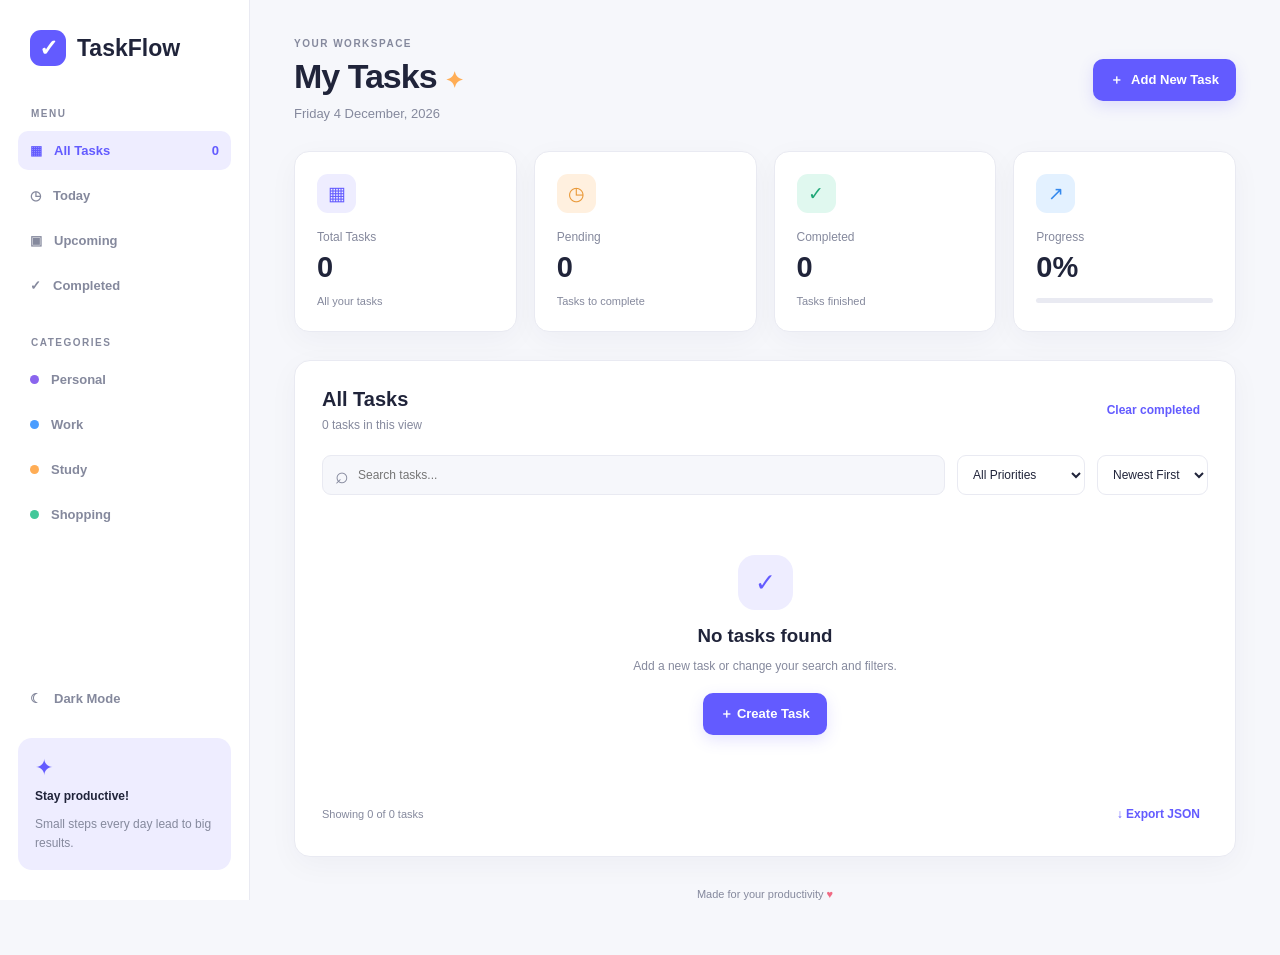
<file: index.html>
<!DOCTYPE html>
<html lang="en">
<head>
  <meta charset="UTF-8">
  <meta name="viewport" content="width=device-width, initial-scale=1.0">
  <meta name="theme-color" content="#635bff">
  <meta name="description" content="Manage your daily tasks with a smart and simple To-Do List.">
  <title>TaskFlow - To Do List</title>
  <link rel="stylesheet" href="style.css">
</head>
<body>

  <div class="app">
    <aside class="sidebar">
      <a href="#" class="brand">
        <span class="brand-icon">✓</span> TaskFlow
      </a>

      <p class="menu-label">MENU</p>

      <nav class="nav-menu">
        <button class="nav-item active" data-filter="all">
          <span>▦</span> All Tasks
          <span class="nav-count" id="allCount">0</span>
        </button>
        <button class="nav-item" data-filter="today">
          <span>◷</span> Today
        </button>
        <button class="nav-item" data-filter="upcoming">
          <span>▣</span> Upcoming
        </button>
        <button class="nav-item" data-filter="completed">
          <span>✓</span> Completed
        </button>
      </nav>

      <p class="menu-label">CATEGORIES</p>

      <div class="category-list">
        <button class="nav-item" data-category="Personal">
          <span class="category-dot purple"></span> Personal
        </button>
        <button class="nav-item" data-category="Work">
          <span class="category-dot blue"></span> Work
        </button>
        <button class="nav-item" data-category="Study">
          <span class="category-dot orange"></span> Study
        </button>
        <button class="nav-item" data-category="Shopping">
          <span class="category-dot green"></span> Shopping
        </button>
      </div>

      <div class="sidebar-bottom">
        <button id="themeToggle" class="nav-item">
          <span id="themeIcon">☾</span> Dark Mode
        </button>
        <div class="sidebar-note">
          <span>✦</span>
          <strong>Stay productive!</strong>
          <p>Small steps every day lead to big results.</p>
        </div>
      </div>
    </aside>

    <main class="main-content">
      <header class="topbar">
        <div>
          <p class="eyebrow">YOUR WORKSPACE</p>
          <h1>My Tasks <span class="wave">✦</span></h1>
          <p class="subtitle" id="currentDate"></p>
        </div>
        <button id="headerAddBtn" class="primary-btn">
          <span>＋</span> Add New Task
        </button>
      </header>

      <section class="stats-grid">
        <article class="stat-card">
          <div class="stat-icon purple-bg">▦</div>
          <p>Total Tasks</p>
          <h2 id="totalTasks">0</h2>
          <span class="stat-caption">All your tasks</span>
        </article>
        <article class="stat-card">
          <div class="stat-icon orange-bg">◷</div>
          <p>Pending</p>
          <h2 id="pendingTasks">0</h2>
          <span class="stat-caption">Tasks to complete</span>
        </article>
        <article class="stat-card">
          <div class="stat-icon green-bg">✓</div>
          <p>Completed</p>
          <h2 id="completedTasks">0</h2>
          <span class="stat-caption">Tasks finished</span>
        </article>
        <article class="stat-card">
          <div class="stat-icon blue-bg">↗</div>
          <p>Progress</p>
          <h2 id="progressPercent">0%</h2>
          <div class="progress-track">
            <div id="progressBar" class="progress-fill"></div>
          </div>
        </article>
      </section>

      <section class="task-panel">
        <div class="panel-heading">
          <div>
            <h2 id="sectionTitle">All Tasks</h2>
            <p id="taskSubtitle">Manage your tasks and stay organized.</p>
          </div>
          <button id="clearCompletedBtn" class="text-btn">
            Clear completed
          </button>
        </div>

        <div class="toolbar">
          <div class="search-box">
            <span>⌕</span>
            <input id="searchInput" type="search"
              placeholder="Search tasks..." aria-label="Search tasks">
          </div>

          <select id="priorityFilter" aria-label="Filter by priority">
            <option value="all">All Priorities</option>
            <option value="High">High Priority</option>
            <option value="Medium">Medium Priority</option>
            <option value="Low">Low Priority</option>
          </select>

          <select id="sortSelect" aria-label="Sort tasks">
            <option value="newest">Newest First</option>
            <option value="oldest">Oldest First</option>
            <option value="due">Due Date</option>
            <option value="priority">Priority</option>
            <option value="az">A to Z</option>
          </select>
        </div>

        <div class="task-list" id="taskList"></div>

        <div id="emptyState" class="empty-state" hidden>
          <div class="empty-icon">✓</div>
          <h3>No tasks found</h3>
          <p>Add a new task or change your search and filters.</p>
          <button class="primary-btn" id="emptyAddBtn">＋ Create Task</button>
        </div>

        <footer class="list-footer">
          <span id="visibleCount">Showing 0 tasks</span>
          <button id="exportBtn" class="text-btn">↓ Export JSON</button>
        </footer>
      </section>

      <p class="footer-note">Made for your productivity <span>♥</span></p>
    </main>
  </div>

  <!-- Add / Edit Task Modal -->
  <div class="modal-overlay" id="taskModal" hidden>
    <section class="modal" role="dialog"
      aria-modal="true" aria-labelledby="modalTitle">
      <div class="modal-header">
        <div>
          <p class="eyebrow">TASK MANAGER</p>
          <h2 id="modalTitle">Create New Task</h2>
        </div>
        <button id="closeModalBtn" class="close-btn"
          aria-label="Close modal">×</button>
      </div>

      <form id="taskForm">
        <label for="taskTitle">Task title *</label>
        <input id="taskTitle" type="text" maxlength="120"
          placeholder="e.g. Finish project report" required>

        <label for="taskDescription">Description</label>
        <textarea id="taskDescription" rows="3" maxlength="500"
          placeholder="Add some details..."></textarea>

        <div class="form-row">
          <div>
            <label for="taskCategory">Category</label>
            <select id="taskCategory">
              <option>Personal</option>
              <option>Work</option>
              <option>Study</option>
              <option>Shopping</option>
            </select>
          </div>
          <div>
            <label for="taskPriority">Priority</label>
            <select id="taskPriority">
              <option>Medium</option>
              <option>High</option>
              <option>Low</option>
            </select>
          </div>
        </div>

        <div class="form-row">
          <div>
            <label for="taskDueDate">Due date</label>
            <input id="taskDueDate" type="date">
          </div>
          <div>
            <label for="taskDueTime">Due time</label>
            <input id="taskDueTime" type="time">
          </div>
        </div>

        <div class="modal-actions">
          <button type="button" id="cancelBtn" class="secondary-btn">
            Cancel
          </button>
          <button type="submit" class="primary-btn" id="saveTaskBtn">
            Save Task
          </button>
        </div>
      </form>
    </section>
  </div>

  <div id="toast" class="toast" role="status" aria-live="polite"></div>

  <script src="script.js"></script>
</body>
</html>
</file>
<file: style.css>
:root {
  --bg: #f6f7fb;
  --surface: #ffffff;
  --text: #20243a;
  --muted: #85899d;
  --border: #e9eaf2;
  --primary: #635bff;
  --primary-light: #eeedff;
  --shadow: 0 8px 30px rgba(29, 35, 70, 0.04);
}

* {
  box-sizing: border-box;
}

body {
  margin: 0;
  font-family: Inter, -apple-system, BlinkMacSystemFont, "Segoe UI",
    sans-serif;
  background: var(--bg);
  color: var(--text);
  transition: background .25s, color .25s;
}

body.dark {
  --bg: #141624;
  --surface: #1e2132;
  --text: #f1f2ff;
  --muted: #a0a5bb;
  --border: #34374a;
  --primary-light: #343052;
  --shadow: 0 8px 30px rgba(0, 0, 0, .12);
}

button, input, textarea, select {
  font: inherit;
}

button {
  cursor: pointer;
}

button:focus-visible, input:focus-visible,
textarea:focus-visible, select:focus-visible {
  outline: 2px solid var(--primary);
  outline-offset: 3px;
}

.app {
  min-height: 100vh;
}

.sidebar {
  width: 250px;
  background: var(--surface);
  border-right: 1px solid var(--border);
  padding: 30px 18px;
  position: fixed;
  inset: 0 auto 0 0;
  display: flex;
  flex-direction: column;
  z-index: 5;
}

.brand {
  display: flex;
  align-items: center;
  gap: 11px;
  font-size: 23px;
  font-weight: 800;
  text-decoration: none;
  color: var(--text);
  padding: 0 12px;
  margin-bottom: 42px;
}

.brand-icon {
  background: var(--primary);
  color: white;
  border-radius: 11px;
  width: 36px;
  height: 36px;
  display: grid;
  place-items: center;
}

.menu-label, .eyebrow {
  color: var(--muted);
  font-size: 10px;
  font-weight: 800;
  letter-spacing: 1.5px;
}

.menu-label {
  padding-left: 13px;
  margin: 0 0 12px;
}

.nav-menu, .category-list {
  display: grid;
  gap: 6px;
  margin-bottom: 32px;
}

.nav-item {
  border: 0;
  border-radius: 10px;
  background: transparent;
  color: var(--muted);
  padding: 12px;
  display: flex;
  align-items: center;
  gap: 12px;
  text-align: left;
  width: 100%;
  font-size: 13px;
  font-weight: 600;
  transition: .2s;
}

.nav-item:hover, .nav-item.active {
  background: var(--primary-light);
  color: var(--primary);
}

.nav-count {
  margin-left: auto;
}

.category-dot {
  width: 9px;
  height: 9px;
  border-radius: 50%;
}

.purple { background: #8a65ee; }
.blue { background: #4a9dff; }
.orange { background: #ffad55; }
.green { background: #43c89a; }

.sidebar-bottom {
  margin-top: auto;
}

.sidebar-note {
  background: var(--primary-light);
  border-radius: 14px;
  padding: 17px;
  margin-top: 20px;
  font-size: 12px;
}

.sidebar-note > span {
  color: var(--primary);
  font-size: 22px;
}

.sidebar-note strong {
  display: block;
  margin-top: 8px;
}

.sidebar-note p {
  color: var(--muted);
  line-height: 1.6;
  margin-bottom: 0;
}

.main-content {
  max-width: 1600px;
  margin-left: 250px;
  padding: 38px 44px 24px;
}

.topbar {
  display: flex;
  justify-content: space-between;
  align-items: center;
  gap: 20px;
  margin-bottom: 30px;
}

.eyebrow {
  margin: 0 0 8px;
}

h1 {
  font-size: clamp(25px, 3vw, 34px);
  margin: 0;
  letter-spacing: -1px;
}

.wave {
  color: #ffad55;
  font-size: 22px;
}

.subtitle {
  color: var(--muted);
  font-size: 13px;
  margin: 10px 0 0;
}

.primary-btn, .secondary-btn {
  border: 0;
  border-radius: 10px;
  padding: 12px 17px;
  font-size: 13px;
  font-weight: 700;
  display: inline-flex;
  align-items: center;
  justify-content: center;
  gap: 8px;
  transition: transform .2s, opacity .2s;
}

.primary-btn {
  background: var(--primary);
  color: white;
  box-shadow: 0 5px 15px #635bff2b;
}

.primary-btn:hover {
  transform: translateY(-2px);
  opacity: .94;
}

.secondary-btn {
  background: var(--bg);
  color: var(--text);
  border: 1px solid var(--border);
}

.stats-grid {
  display: grid;
  grid-template-columns: repeat(4, minmax(0, 1fr));
  gap: 17px;
  margin-bottom: 28px;
}

.stat-card {
  padding: 22px;
  border-radius: 15px;
  background: var(--surface);
  border: 1px solid var(--border);
  box-shadow: var(--shadow);
}

.stat-icon {
  width: 39px;
  height: 39px;
  display: grid;
  place-items: center;
  border-radius: 11px;
  font-size: 19px;
  margin-bottom: 17px;
}

.purple-bg { background: #eeedff; color: #635bff; }
.orange-bg { background: #fff0df; color: #e99735; }
.green-bg { background: #e0f8ef; color: #20a777; }
.blue-bg { background: #e3f1ff; color: #3489ed; }

.stat-card p {
  color: var(--muted);
  font-size: 12px;
  margin: 0;
}

.stat-card h2 {
  font-size: 29px;
  margin: 7px 0;
}

.stat-caption {
  font-size: 11px;
  color: var(--muted);
}

.progress-track {
  height: 5px;
  border-radius: 10px;
  background: var(--border);
  overflow: hidden;
  margin-top: 14px;
}

.progress-fill {
  height: 100%;
  width: 0;
  border-radius: inherit;
  background: var(--primary);
  transition: width .3s;
}

.task-panel {
  background: var(--surface);
  border: 1px solid var(--border);
  border-radius: 16px;
  padding: 27px;
  box-shadow: var(--shadow);
}

.panel-heading {
  display: flex;
  justify-content: space-between;
  align-items: center;
  gap: 12px;
  margin-bottom: 23px;
}

.panel-heading h2 {
  font-size: 20px;
  margin: 0 0 7px;
}

.panel-heading p {
  font-size: 12px;
  color: var(--muted);
  margin: 0;
}

.text-btn {
  border: 0;
  background: transparent;
  color: var(--primary);
  font-size: 12px;
  font-weight: 700;
  padding: 8px;
}

.text-btn:hover {
  text-decoration: underline;
}

.toolbar {
  display: flex;
  gap: 12px;
  margin-bottom: 15px;
}

.search-box {
  flex: 1;
  min-width: 100px;
  display: flex;
  align-items: center;
  gap: 9px;
  background: var(--bg);
  border: 1px solid var(--border);
  border-radius: 9px;
  padding: 0 12px;
  color: var(--muted);
}

.search-box > span {
  font-size: 23px;
}

.search-box input {
  width: 100%;
  min-width: 0;
  border: 0;
  outline: none;
  padding: 12px 0;
  color: var(--text);
  background: transparent;
  font-size: 12px;
}

.toolbar select, #taskForm input, #taskForm select,
#taskForm textarea {
  border: 1px solid var(--border);
  border-radius: 9px;
  padding: 11px;
  color: var(--text);
  background: var(--surface);
  font-size: 12px;
  min-width: 0;
}

.toolbar select {
  max-width: 170px;
}

.task-item {
  display: flex;
  align-items: flex-start;
  gap: 13px;
  padding: 18px 3px;
  border-bottom: 1px solid var(--border);
  animation: appear .2s ease;
}

@keyframes appear {
  from { opacity: 0; transform: translateY(5px); }
  to { opacity: 1; transform: translateY(0); }
}

.task-check {
  width: 19px;
  height: 19px;
  flex-shrink: 0;
  accent-color: var(--primary);
  margin-top: 3px;
  cursor: pointer;
}

.task-body {
  flex: 1;
  min-width: 0;
}

.task-title {
  font-size: 13px;
  font-weight: 700;
  overflow-wrap: anywhere;
}

.task-description {
  font-size: 12px;
  color: var(--muted);
  margin: 7px 0;
  line-height: 1.5;
  white-space: pre-wrap;
  overflow-wrap: anywhere;
}

.task-item.is-completed .task-title {
  text-decoration: line-through;
  color: var(--muted);
}

.task-meta {
  display: flex;
  flex-wrap: wrap;
  gap: 7px;
  margin-top: 10px;
}

.tag {
  display: inline-block;
  padding: 5px 8px;
  border-radius: 6px;
  background: var(--bg);
  color: var(--muted);
  font-size: 10px;
}

.priority-high { color: #e34d5b; background: #fff0f1; }
.priority-medium { color: #b7791f; background: #fff5df; }
.priority-low { color: #178b69; background: #e5f8ef; }
.due-overdue { color: #e34d5b; background: #fff0f1; }

.task-actions {
  display: flex;
  gap: 5px;
  flex-shrink: 0;
}

.icon-btn {
  border: 1px solid var(--border);
  background: var(--surface);
  color: var(--muted);
  width: 32px;
  height: 32px;
  border-radius: 8px;
}

.icon-btn:hover {
  color: var(--primary);
  border-color: var(--primary);
}

.delete-btn:hover {
  color: #e34d5b;
  border-color: #e34d5b;
}

.empty-state {
  text-align: center;
  padding: 45px 15px;
}

.empty-state[hidden], .modal-overlay[hidden] {
  display: none !important;
}

.empty-icon {
  width: 55px;
  height: 55px;
  display: grid;
  place-items: center;
  margin: 0 auto 15px;
  border-radius: 17px;
  color: var(--primary);
  background: var(--primary-light);
  font-size: 25px;
}

.empty-state h3 {
  margin: 0 0 8px;
}

.empty-state p {
  color: var(--muted);
  font-size: 12px;
  margin-bottom: 20px;
}

.list-footer {
  display: flex;
  justify-content: space-between;
  align-items: center;
  gap: 10px;
  padding-top: 19px;
  color: var(--muted);
  font-size: 11px;
}

.footer-note {
  text-align: center;
  color: var(--muted);
  font-size: 11px;
  padding: 20px;
}

.footer-note span {
  color: #f06a83;
}

.modal-overlay {
  position: fixed;
  inset: 0;
  z-index: 20;
  background: rgba(10, 12, 25, .55);
  display: grid;
  place-items: center;
  padding: 18px;
  overflow-y: auto;
}

.modal {
  background: var(--surface);
  width: 100%;
  max-width: 520px;
  padding: 28px;
  border-radius: 17px;
  box-shadow: 0 25px 80px #0003;
  margin: auto;
}

.modal-header {
  display: flex;
  justify-content: space-between;
  align-items: flex-start;
  margin-bottom: 25px;
}

.modal-header h2 {
  margin: 0;
  font-size: 23px;
}

.close-btn {
  border: 0;
  background: var(--bg);
  color: var(--text);
  width: 34px;
  height: 34px;
  border-radius: 9px;
  font-size: 23px;
}

#taskForm {
  display: grid;
  gap: 9px;
}

#taskForm label {
  font-size: 12px;
  font-weight: 700;
  margin-top: 8px;
}

#taskForm input, #taskForm select, #taskForm textarea {
  width: 100%;
}

#taskForm textarea {
  resize: vertical;
}

.form-row {
  display: grid;
  grid-template-columns: 1fr 1fr;
  gap: 13px;
}

.form-row > div {
  min-width: 0;
}

.modal-actions {
  display: flex;
  justify-content: flex-end;
  gap: 10px;
  margin-top: 17px;
}

.toast {
  position: fixed;
  bottom: 25px;
  right: 25px;
  z-index: 30;
  max-width: calc(100vw - 40px);
  padding: 13px 18px;
  border-radius: 10px;
  background: #24243a;
  color: white;
  font-size: 13px;
  box-shadow: var(--shadow);
  opacity: 0;
  pointer-events: none;
  transform: translateY(10px);
  transition: .25s;
}

.toast.show {
  opacity: 1;
  transform: translateY(0);
}

@media (max-width: 1100px) {
  .sidebar {
    width: 215px;
  }

  .main-content {
    margin-left: 215px;
    padding: 30px 24px;
  }

  .stats-grid {
    grid-template-columns: repeat(2, minmax(0, 1fr));
  }

  .toolbar {
    flex-wrap: wrap;
  }

  .search-box {
    flex-basis: 100%;
  }
}

@media (max-width: 650px) {
  .sidebar {
    position: static;
    width: 100%;
    padding: 15px;
    border-right: 0;
    border-bottom: 1px solid var(--border);
  }

  .brand {
    margin: 0 0 16px;
    font-size: 21px;
  }

  .menu-label, .sidebar-bottom {
    display: none;
  }

  .nav-menu, .category-list {
    display: flex;
    overflow-x: auto;
    margin: 0 0 8px;
    gap: 5px;
    padding-bottom: 3px;
  }

  .nav-item {
    width: auto;
    white-space: nowrap;
    padding: 10px;
    flex-shrink: 0;
  }

  .main-content {
    margin: 0;
    padding: 24px 14px;
  }

  .topbar {
    align-items: flex-start;
    flex-direction: column;
    margin-bottom: 22px;
  }

  .topbar .primary-btn {
    width: 100%;
  }

  .stats-grid {
    gap: 10px;
  }

  .stat-card {
    padding: 15px;
  }

  .stat-card h2 {
    font-size: 25px;
  }

  .task-panel {
    padding: 17px 13px;
  }

  .panel-heading {
    align-items: flex-start;
  }

  .panel-heading h2 {
    font-size: 18px;
  }

  .toolbar select {
    flex: 1;
    max-width: none;
  }

  .task-item {
    gap: 9px;
  }

  .task-actions {
    gap: 3px;
  }

  .icon-btn {
    width: 29px;
    height: 29px;
  }

  .modal {
    padding: 21px 16px;
  }

  .form-row {
    gap: 9px;
  }

  .list-footer {
    flex-wrap: wrap;
  }
}

@media (prefers-reduced-motion: reduce) {
  *, *::before, *::after {
    animation-duration: .01ms !important;
    transition-duration: .01ms !important;
  }
}
</file>
